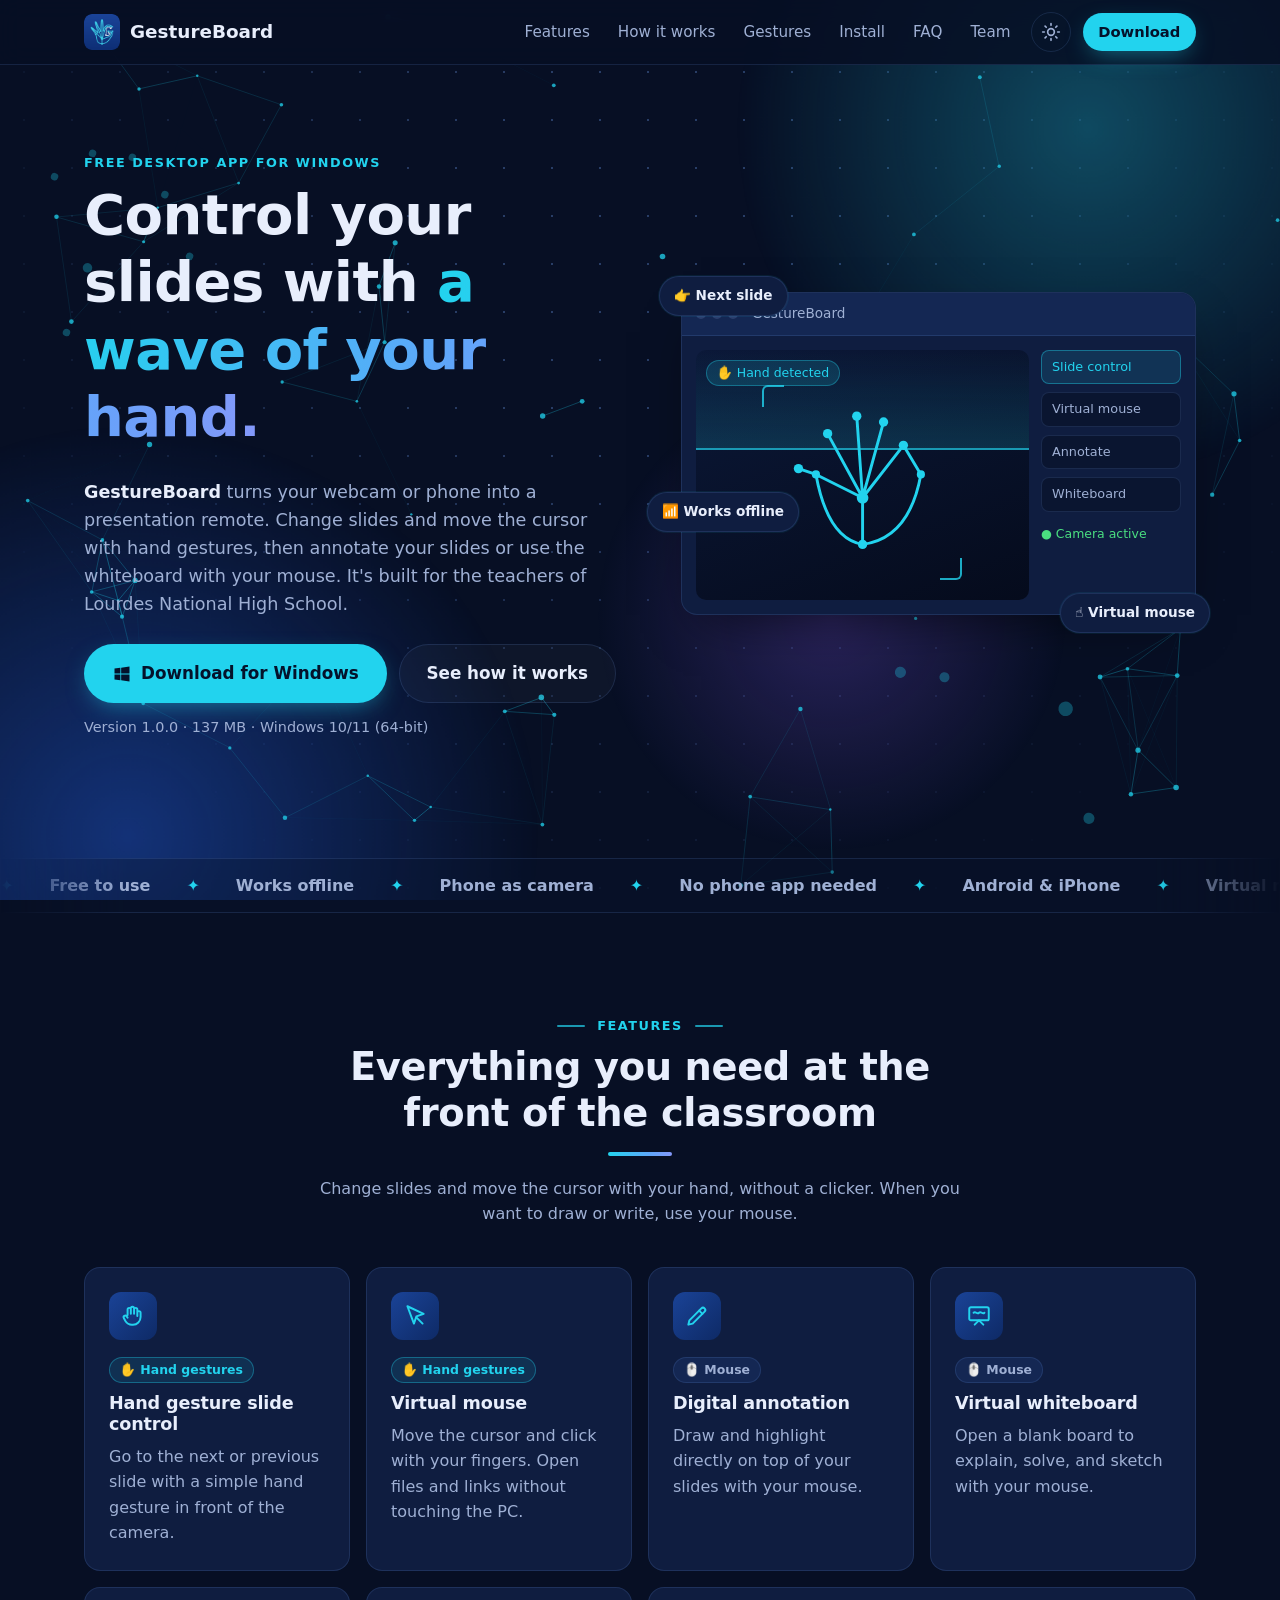
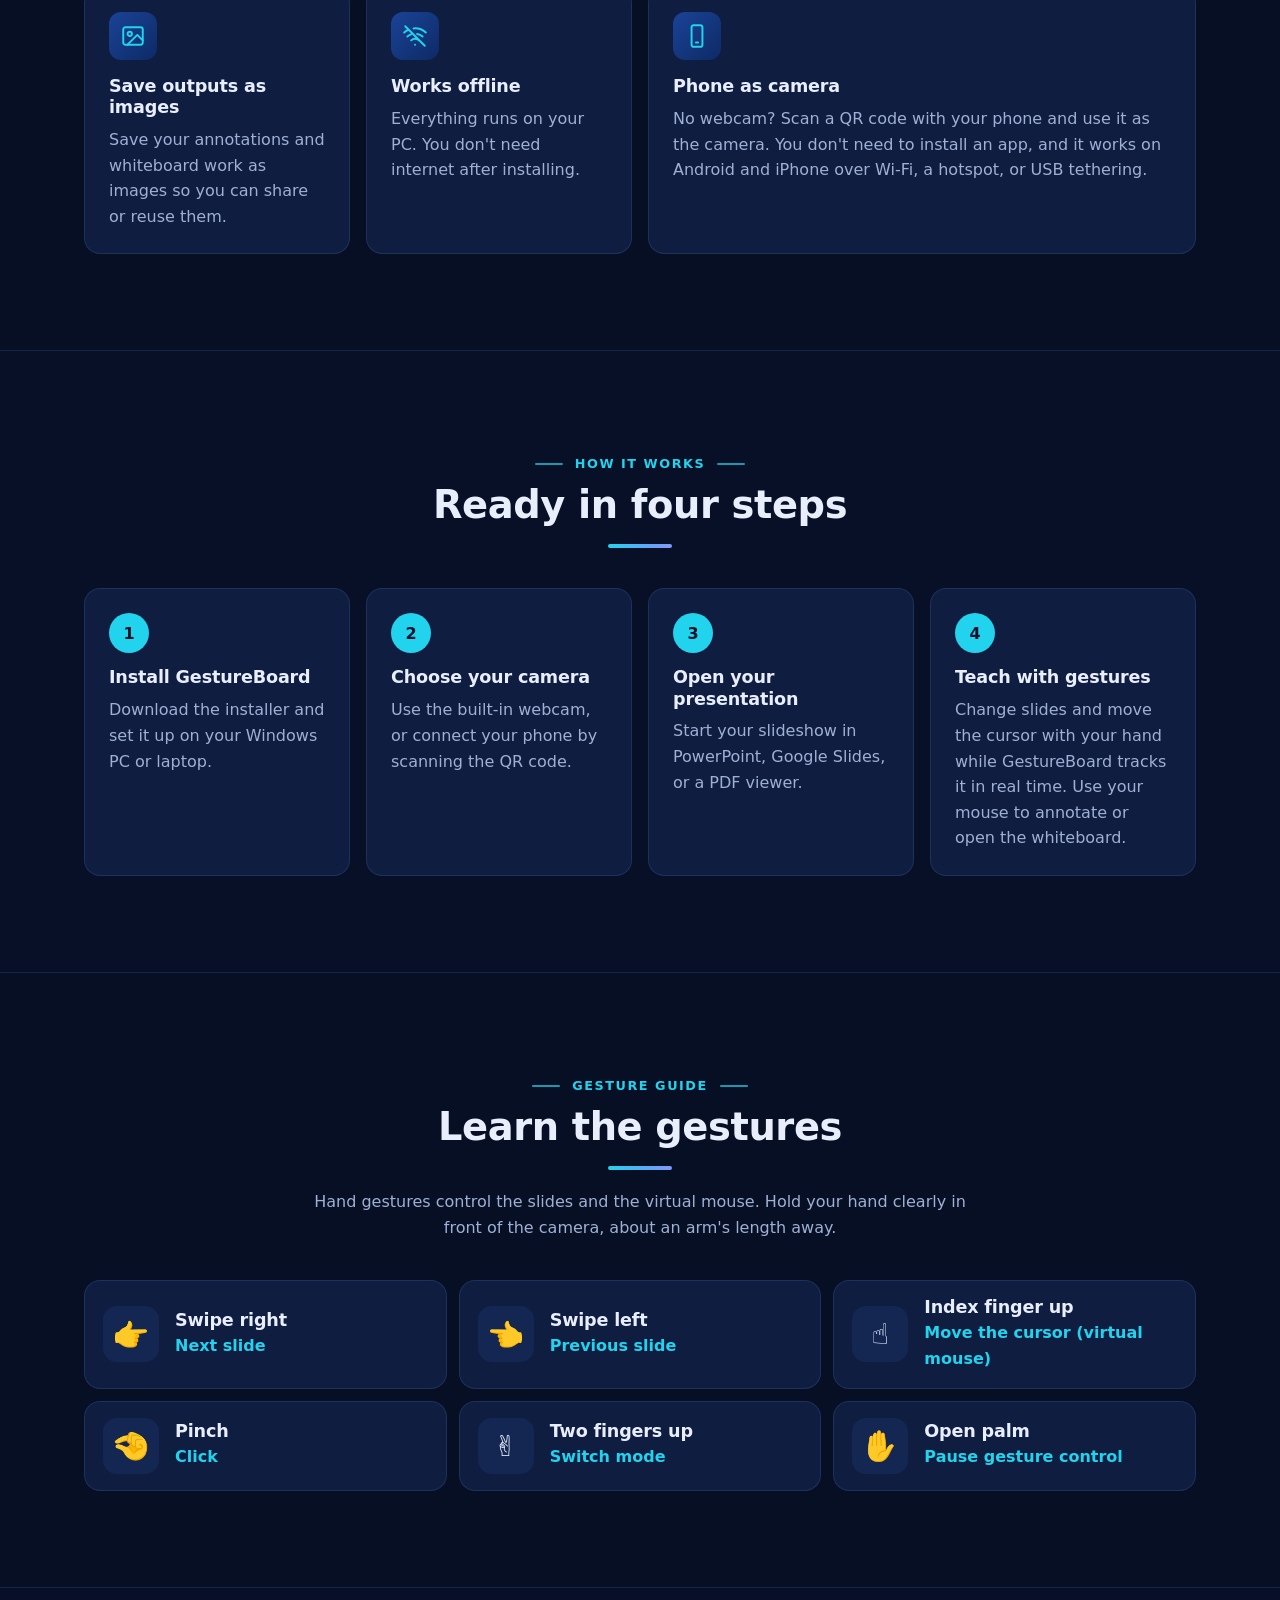
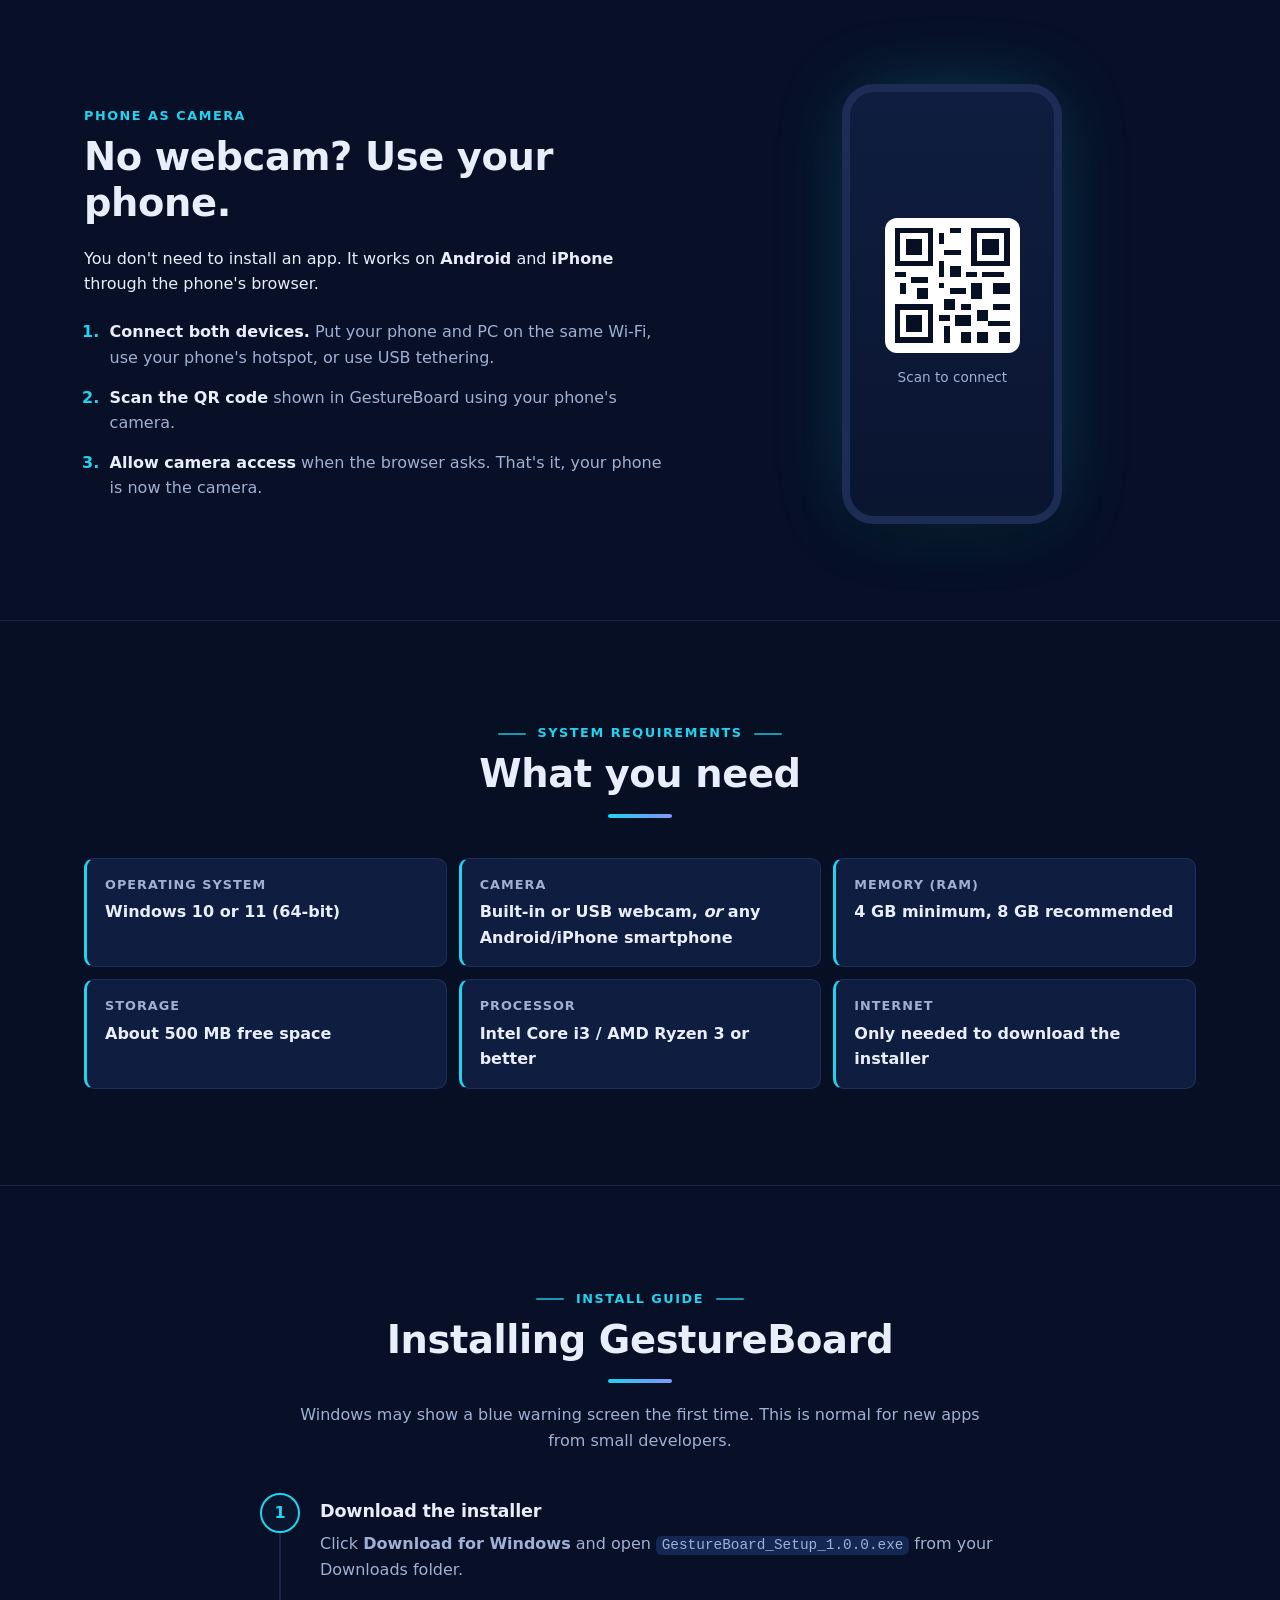
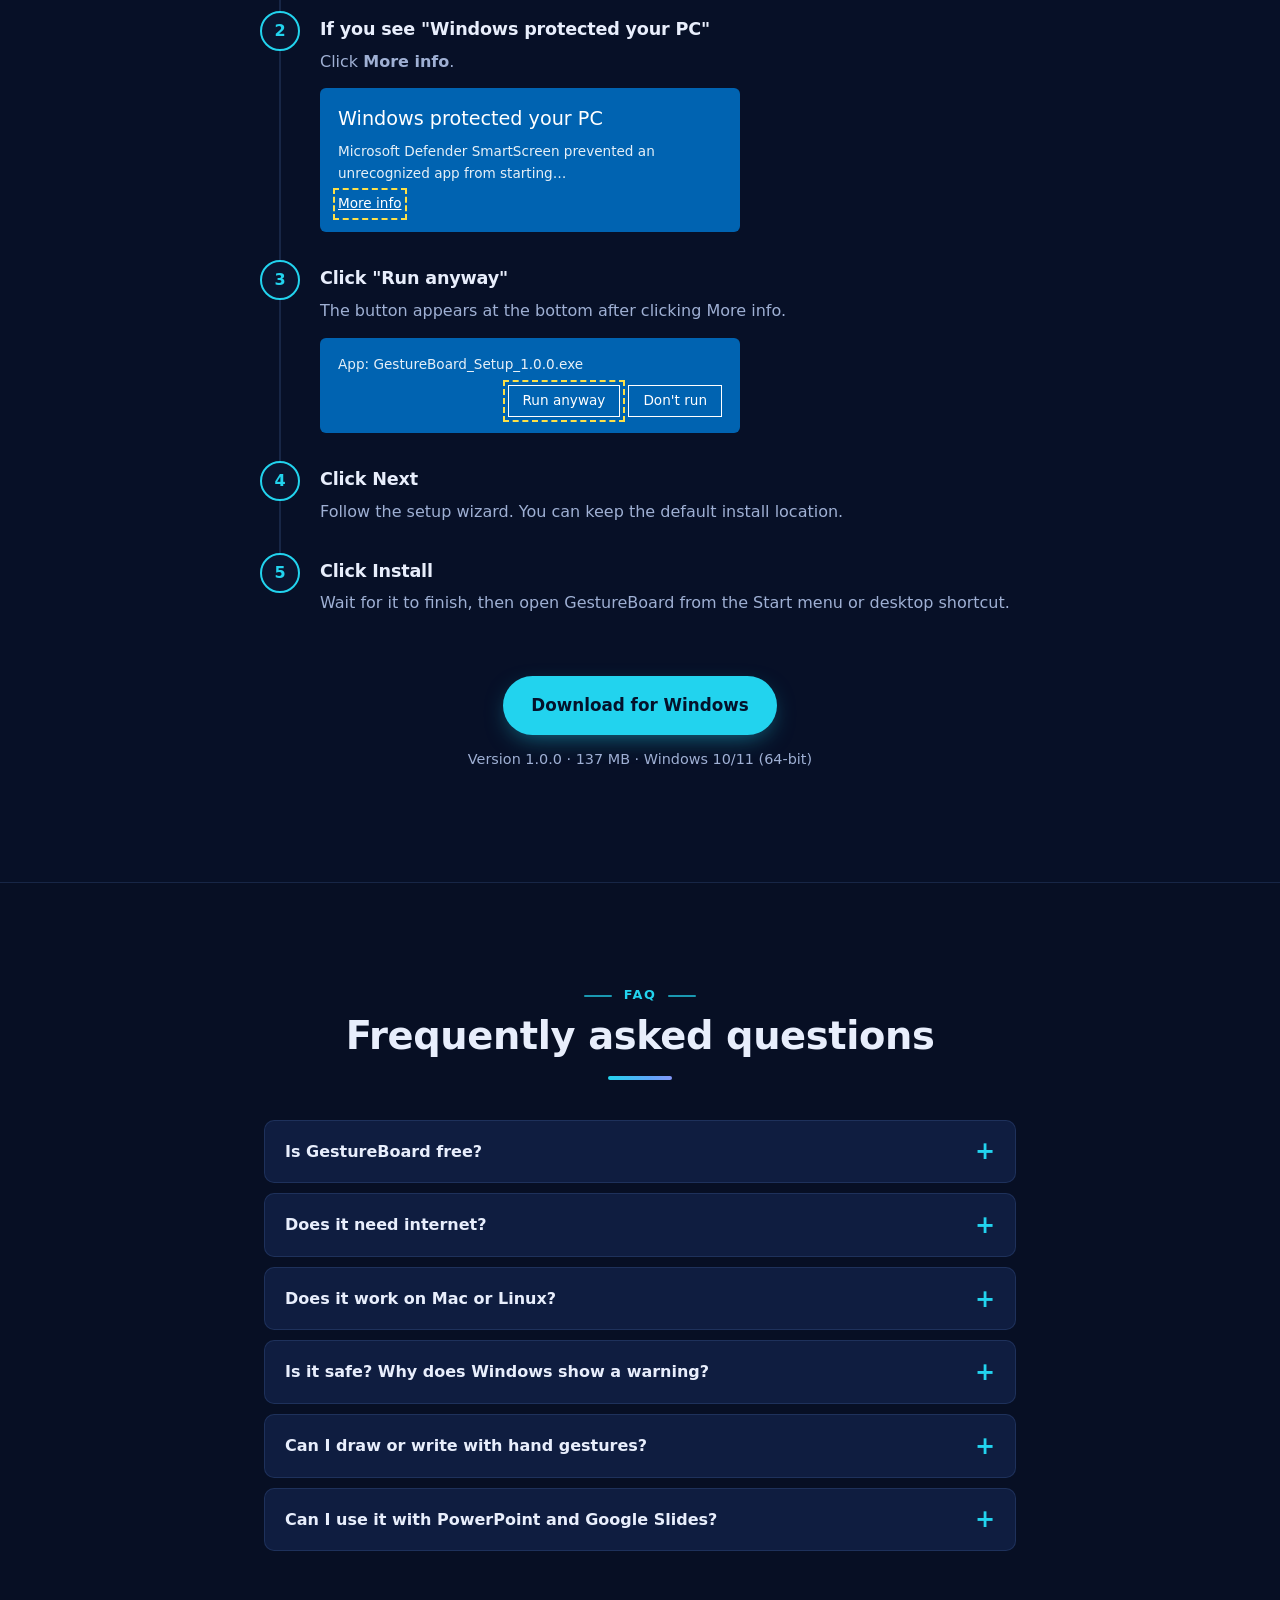
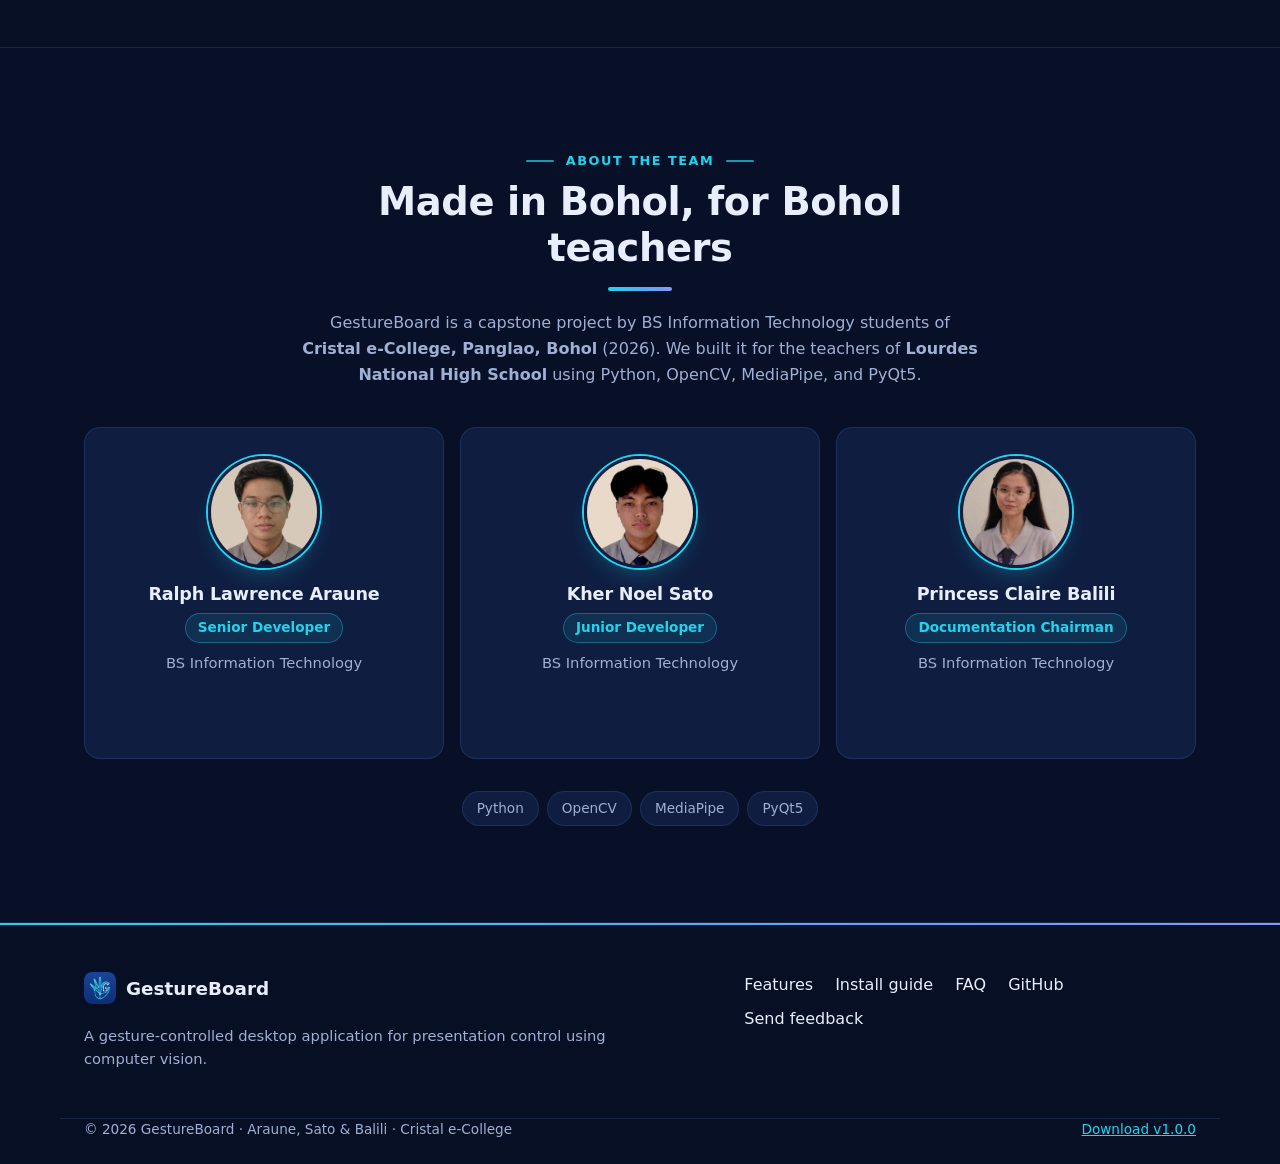
<file: index.html>
<!DOCTYPE html>
<html lang="en">
<head>
  <meta charset="UTF-8">
  <meta name="viewport" content="width=device-width, initial-scale=1">

  <!-- ===== SEO =====
       Site URL: https://gestureboard-app.vercel.app. If the domain changes, update it here
       (also in robots.txt and sitemap.xml). -->
  <title>GestureBoard – Gesture-Controlled Presentation App for Windows</title>
  <meta name="description" content="GestureBoard lets teachers control PowerPoint and other presentations with hand gestures using a webcam or phone camera. Free, works offline, for Windows 10/11.">
  <meta name="keywords" content="GestureBoard, gesture control, hand gesture presentation, slide control, virtual mouse, virtual whiteboard, computer vision, MediaPipe, OpenCV, teachers, Lourdes National High School, Cristal e-College, Bohol">
  <meta name="author" content="Ralph Lawrence Araune, Kher Noel Sato, Princess Claire Balili">
  <meta name="robots" content="index, follow">
  <meta name="theme-color" content="#070f24">
  <link rel="canonical" href="https://gestureboard-app.vercel.app/">

  <!-- Open Graph (Facebook / Messenger previews) -->
  <meta property="og:type" content="website">
  <meta property="og:site_name" content="GestureBoard">
  <meta property="og:title" content="GestureBoard – Control your slides with a wave of your hand">
  <meta property="og:description" content="A free Windows app that lets teachers control presentations with hand gestures. Works offline, and your phone can be the camera.">
  <meta property="og:url" content="https://gestureboard-app.vercel.app/">
  <meta property="og:image" content="https://gestureboard-app.vercel.app/assets/og-image.png">
  <meta property="og:image:width" content="1200">
  <meta property="og:image:height" content="630">
  <meta property="og:image:alt" content="GestureBoard logo with the tagline: Control your slides with a wave of your hand.">
  <meta property="og:locale" content="en_PH">

  <!-- Twitter / X -->
  <meta name="twitter:card" content="summary_large_image">
  <meta name="twitter:title" content="GestureBoard – Gesture-Controlled Presentation App">
  <meta name="twitter:description" content="Control your slides with a wave of your hand. Free for Windows.">
  <meta name="twitter:image" content="https://gestureboard-app.vercel.app/assets/og-image.png">

  <!-- Favicon -->
  <link rel="icon" href="assets/logo/app_icon.ico" sizes="any">
  <link rel="icon" type="image/png" sizes="32x32" href="assets/favicon-32.png">
  <link rel="apple-touch-icon" href="assets/apple-touch-icon.png">

  <!-- Apply saved light/dark choice before the page paints (prevents a flash) -->
  <script>
    try {
      var t = localStorage.getItem("gb-theme");
      if (t === "light" || t === "dark") document.documentElement.setAttribute("data-theme", t);
    } catch (e) {}
  </script>
  <link rel="stylesheet" href="css/style.css">

  <script type="application/ld+json">
  {
    "@context": "https://schema.org",
    "@type": "SoftwareApplication",
    "name": "GestureBoard",
    "operatingSystem": "Windows 10, Windows 11",
    "applicationCategory": "EducationalApplication",
    "description": "A gesture-controlled desktop application for presentation control using computer vision.",
    "softwareVersion": "1.0.0",
    "offers": { "@type": "Offer", "price": "0", "priceCurrency": "PHP" },
    "author": [
      { "@type": "Person", "name": "Ralph Lawrence Araune" },
      { "@type": "Person", "name": "Kher Noel Sato" },
      { "@type": "Person", "name": "Princess Claire Balili" }
    ]
  }
  </script>
</head>
<body>
  <a class="skip-link" href="#main">Skip to content</a>

  <!-- Animated background (pure CSS, turned off for "reduce motion" users) -->
  <div class="bg" aria-hidden="true">
    <div class="bg__grid"></div>
    <span class="bg__orb bg__orb--1"></span>
    <span class="bg__orb bg__orb--2"></span>
    <span class="bg__orb bg__orb--3"></span>
    <canvas class="bg__net"></canvas>
    <svg class="bg__hand bg__hand--2" viewBox="0 0 200 150">
      <g fill="none" stroke="currentColor" stroke-width="1.4" stroke-linecap="round">
        <path class="bg__line" d="M100 135 V95 M100 95 L70 40 M100 95 L95 25 M100 95 L118 30 M100 95 L135 50 M100 95 L60 75 L45 70 M60 75 Q70 130 100 135 Q140 130 150 75 L135 50"/>
      </g>
      <g fill="currentColor">
        <circle class="bg__dot" cx="100" cy="95" r="2.8"/><circle class="bg__dot" cx="70" cy="40" r="2.2"/>
        <circle class="bg__dot" cx="95" cy="25" r="2.2"/><circle class="bg__dot" cx="118" cy="30" r="2.2"/>
        <circle class="bg__dot" cx="135" cy="50" r="2.2"/><circle class="bg__dot" cx="45" cy="70" r="2.2"/>
        <circle class="bg__dot" cx="100" cy="135" r="2.2"/>
      </g>
    </svg>
    <svg class="bg__hand" viewBox="0 0 200 150">
      <g fill="none" stroke="currentColor" stroke-width="1.2" stroke-linecap="round">
        <path class="bg__line" d="M100 135 V95 M100 95 L70 40 M100 95 L95 25 M100 95 L118 30 M100 95 L135 50 M100 95 L60 75 L45 70 M60 75 Q70 130 100 135 Q140 130 150 75 L135 50"/>
      </g>
      <g fill="currentColor">
        <circle class="bg__dot" cx="100" cy="95" r="2.6"/><circle class="bg__dot" cx="70" cy="40" r="2"/>
        <circle class="bg__dot" cx="95" cy="25" r="2"/><circle class="bg__dot" cx="118" cy="30" r="2"/>
        <circle class="bg__dot" cx="135" cy="50" r="2"/><circle class="bg__dot" cx="45" cy="70" r="2"/>
        <circle class="bg__dot" cx="100" cy="135" r="2"/><circle class="bg__dot" cx="60" cy="75" r="1.8"/>
        <circle class="bg__dot" cx="150" cy="75" r="1.8"/>
      </g>
    </svg>
  </div>

  <!-- ===== 1. NAVBAR ===== -->
  <header class="nav" id="top">
    <div class="container nav__inner">
      <a class="brand" href="#top" aria-label="GestureBoard home">
        <img src="assets/logo-96.png" alt="" width="36" height="36">
        <span>GestureBoard</span>
      </a>
      <button class="nav__toggle" type="button" aria-expanded="false" aria-controls="nav-menu" aria-label="Open menu">
        <span></span><span></span><span></span>
      </button>
      <nav class="nav__menu" id="nav-menu" aria-label="Main">
        <a href="#features">Features</a>
        <a href="#how">How it works</a>
        <a href="#gestures">Gestures</a>
        <a href="#install">Install</a>
        <a href="#faq">FAQ</a>
        <a href="#team">Team</a>
        <button class="theme-toggle" type="button" aria-label="Switch to light mode">
          <svg class="theme-toggle__sun" viewBox="0 0 24 24" aria-hidden="true"><circle cx="12" cy="12" r="4"/><path d="M12 2v2M12 20v2M4.9 4.9l1.4 1.4M17.7 17.7l1.4 1.4M2 12h2M20 12h2M4.9 19.1l1.4-1.4M17.7 6.3l1.4-1.4"/></svg>
          <svg class="theme-toggle__moon" viewBox="0 0 24 24" aria-hidden="true"><path d="M21 12.8A9 9 0 1 1 11.2 3a7 7 0 0 0 9.8 9.8z"/></svg>
          <span class="theme-toggle__text">Light mode</span>
        </button>
        <a class="btn btn--sm btn--primary js-download" href="https://github.com/RalphAraune/Gestureboard/releases/latest/download/GestureBoard_Setup_1.0.0.exe">Download</a>
      </nav>
    </div>
  </header>

  <main id="main">
    <!-- ===== 2. HERO ===== -->
    <section class="hero">
      <div class="container hero__grid">
        <div class="hero__copy">
          <p class="eyebrow">Free desktop app for Windows</p>
          <h1>Control your slides with <span class="grad-text">a wave of your hand.</span></h1>
          <p class="lead">
            <strong>GestureBoard</strong> turns your webcam or phone into a presentation remote.
            Change slides and move the cursor with hand gestures, then annotate your slides or use the
            whiteboard with your mouse. It's built for the teachers of Lourdes National High School.
          </p>
          <div class="cta">
            <a class="btn btn--primary btn--lg js-download" href="https://github.com/RalphAraune/Gestureboard/releases/latest/download/GestureBoard_Setup_1.0.0.exe">
              <svg aria-hidden="true" viewBox="0 0 24 24" width="20" height="20"><path fill="currentColor" d="M3 5.5 10 4.5v7H3zM11 4.4 21 3v8.5H11zM3 12.5h7v7L3 18.5zM11 12.5h10V21l-10-1.4z"/></svg>
              Download for Windows
            </a>
            <a class="btn btn--ghost btn--lg" href="#how">See how it works</a>
          </div>
          <p class="dl-meta js-download-meta">Version 1.0.0 · 137 MB · Windows 10/11 (64-bit)</p>
        </div>

        <div class="hero__shot">
          <!-- APP SCREENSHOT
               When you have a screenshot, save it as assets/screenshots/main.png and replace
               the whole <div class="mock"> ... </div> below with:
               <img class="shot" src="assets/screenshots/main.png" alt="GestureBoard main window" width="1280" height="800">
          -->
          <div class="mock" role="img" aria-label="Preview of the GestureBoard app window (placeholder)">
            <div class="mock__bar">
              <i></i><i></i><i></i>
              <span>GestureBoard</span>
            </div>
            <div class="mock__body">
              <div class="mock__cam">
                <span class="mock__scan" aria-hidden="true"></span>
                <span class="mock__corner mock__corner--tl"></span><span class="mock__corner mock__corner--br"></span>
                <svg class="mock__hand" viewBox="0 0 200 150" aria-hidden="true">
                  <g fill="none" stroke="#22d3ee" stroke-width="2.5" stroke-linecap="round" stroke-linejoin="round">
                    <path d="M100 135 V95 M100 95 L70 40 M100 95 L95 25 M100 95 L118 30 M100 95 L135 50 M100 95 L60 75 L45 70"/>
                    <path d="M60 75 Q70 130 100 135 Q140 130 150 75 L135 50"/>
                  </g>
                  <g fill="#22d3ee">
                    <circle cx="100" cy="95" r="5"/><circle cx="70" cy="40" r="4"/><circle cx="95" cy="25" r="4"/>
                    <circle cx="118" cy="30" r="4"/><circle cx="135" cy="50" r="4"/><circle cx="45" cy="70" r="4"/>
                    <circle cx="100" cy="135" r="4"/><circle cx="60" cy="75" r="3.5"/><circle cx="150" cy="75" r="3.5"/>
                  </g>
                </svg>
                <span class="mock__tag">✋ Hand detected</span>
              </div>
              <div class="mock__side">
                <span class="mock__pill mock__pill--on">Slide control</span>
                <span class="mock__pill">Virtual mouse</span>
                <span class="mock__pill">Annotate</span>
                <span class="mock__pill">Whiteboard</span>
                <span class="mock__status">● Camera active</span>
              </div>
            </div>
          </div>
          <!-- Floating chips around the screenshot (decoration) -->
          <span class="chip chip--1" aria-hidden="true">👉 Next slide</span>
          <span class="chip chip--2" aria-hidden="true">☝️ Virtual mouse</span>
          <span class="chip chip--3" aria-hidden="true">📶 Works offline</span>
        </div>
      </div>
    </section>

    <!-- Scrolling highlights strip -->
    <div class="marquee" aria-label="Highlights">
      <ul class="marquee__track">
        <li>Free to use</li><li>Works offline</li><li>Phone as camera</li><li>No phone app needed</li>
        <li>Android &amp; iPhone</li><li>Virtual mouse</li><li>Virtual whiteboard</li><li>Save as images</li><li>Windows 10/11</li>
      </ul>
      <ul class="marquee__track" aria-hidden="true">
        <li>Free to use</li><li>Works offline</li><li>Phone as camera</li><li>No phone app needed</li>
        <li>Android &amp; iPhone</li><li>Virtual mouse</li><li>Virtual whiteboard</li><li>Save as images</li><li>Windows 10/11</li>
      </ul>
    </div>

    <!-- ===== 3. FEATURES ===== -->
    <section class="section" id="features">
      <div class="container">
        <header class="section__head">
          <p class="eyebrow">Features</p>
          <h2>Everything you need at the front of the classroom</h2>
          <p>Change slides and move the cursor with your hand, without a clicker. When you want to draw or write, use your mouse.</p>
        </header>
        <div class="cards">
          <article class="card">
            <div class="card__icon"><svg viewBox="0 0 24 24" aria-hidden="true"><path d="M7 11V6a1.5 1.5 0 0 1 3 0v4m0-5a1.5 1.5 0 0 1 3 0v5m0-4a1.5 1.5 0 0 1 3 0v6m0-3a1.5 1.5 0 0 1 3 0v4a7 7 0 0 1-7 7h-1a7 7 0 0 1-6-3.4L3.6 14a1.5 1.5 0 0 1 2.5-1.7L7 13.5"/></svg></div>
            <span class="card__tag card__tag--hand">✋ Hand gestures</span>
            <h3>Hand gesture slide control</h3>
            <p>Go to the next or previous slide with a simple hand gesture in front of the camera.</p>
          </article>
          <article class="card">
            <div class="card__icon"><svg viewBox="0 0 24 24" aria-hidden="true"><path d="M5 3l6 16 2.3-6.7L20 10z"/><path d="M13.5 13.5 19 19"/></svg></div>
            <span class="card__tag card__tag--hand">✋ Hand gestures</span>
            <h3>Virtual mouse</h3>
            <p>Move the cursor and click with your fingers. Open files and links without touching the PC.</p>
          </article>
          <article class="card">
            <div class="card__icon"><svg viewBox="0 0 24 24" aria-hidden="true"><path d="M4 20l4-1 11-11a2.1 2.1 0 0 0-3-3L5 16z"/><path d="M14 7l3 3"/></svg></div>
            <span class="card__tag card__tag--mouse">🖱️ Mouse</span>
            <h3>Digital annotation</h3>
            <p>Draw and highlight directly on top of your slides with your mouse.</p>
          </article>
          <article class="card">
            <div class="card__icon"><svg viewBox="0 0 24 24" aria-hidden="true"><rect x="3" y="4" width="18" height="12" rx="1.5"/><path d="M8 20l4-4 4 4M7 9c2-2 3 2 5 0s3 2 5 0"/></svg></div>
            <span class="card__tag card__tag--mouse">🖱️ Mouse</span>
            <h3>Virtual whiteboard</h3>
            <p>Open a blank board to explain, solve, and sketch with your mouse.</p>
          </article>
          <article class="card">
            <div class="card__icon"><svg viewBox="0 0 24 24" aria-hidden="true"><rect x="3" y="4" width="18" height="16" rx="2"/><circle cx="9" cy="10" r="2"/><path d="M21 16l-5-5-9 9"/></svg></div>
            <h3>Save outputs as images</h3>
            <p>Save your annotations and whiteboard work as images so you can share or reuse them.</p>
          </article>
          <article class="card">
            <div class="card__icon"><svg viewBox="0 0 24 24" aria-hidden="true"><path d="M2 8.8a15 15 0 0 1 4.2-2.6M10.7 5a15 15 0 0 1 11.3 3.8M5 12.5a10 10 0 0 1 3.4-2M14 10.2a10 10 0 0 1 5 2.3M8.5 16a5 5 0 0 1 7 0M12 20h.01M3 3l18 18"/></svg></div>
            <h3>Works offline</h3>
            <p>Everything runs on your PC. You don't need internet after installing.</p>
          </article>
          <article class="card card--wide">
            <div class="card__icon"><svg viewBox="0 0 24 24" aria-hidden="true"><rect x="7" y="2" width="10" height="20" rx="2"/><path d="M11 18h2"/></svg></div>
            <h3>Phone as camera</h3>
            <p>No webcam? Scan a QR code with your phone and use it as the camera. You don't need to install an app, and it works on Android and iPhone over Wi-Fi, a hotspot, or USB tethering.</p>
          </article>
        </div>
      </div>
    </section>

    <!-- ===== 4. HOW IT WORKS ===== -->
    <section class="section section--alt" id="how">
      <div class="container">
        <header class="section__head">
          <p class="eyebrow">How it works</p>
          <h2>Ready in four steps</h2>
        </header>
        <ol class="steps">
          <li>
            <h3>Install GestureBoard</h3>
            <p>Download the installer and set it up on your Windows PC or laptop.</p>
          </li>
          <li>
            <h3>Choose your camera</h3>
            <p>Use the built-in webcam, or connect your phone by scanning the QR code.</p>
          </li>
          <li>
            <h3>Open your presentation</h3>
            <p>Start your slideshow in PowerPoint, Google Slides, or a PDF viewer.</p>
          </li>
          <li>
            <h3>Teach with gestures</h3>
            <p>Change slides and move the cursor with your hand while GestureBoard tracks it in real time. Use your mouse to annotate or open the whiteboard.</p>
          </li>
        </ol>
      </div>
    </section>

    <!-- ===== 5. GESTURE GUIDE ===== -->
    <section class="section" id="gestures">
      <div class="container">
        <header class="section__head">
          <p class="eyebrow">Gesture guide</p>
          <h2>Learn the gestures</h2>
          <p>Hand gestures control the slides and the virtual mouse. Hold your hand clearly in front of the camera, about an arm's length away.</p>
        </header>

        <!-- ========== EDIT GESTURES HERE ==========
             Each gesture is one <li class="gesture">. Copy a block to add one, delete it to remove.
             - .gesture__icon : an emoji (or replace with <img src="assets/gestures/name.png" alt="">)
             - <h3>           : the gesture name
             - <p>            : what it does
             The entries below are PLACEHOLDERS. Update them to match the app.
        -->
        <ul class="gestures">
          <li class="gesture">
            <span class="gesture__icon" aria-hidden="true">👉</span>
            <div><h3>Swipe right</h3><p>Next slide</p></div>
          </li>
          <li class="gesture">
            <span class="gesture__icon" aria-hidden="true">👈</span>
            <div><h3>Swipe left</h3><p>Previous slide</p></div>
          </li>
          <li class="gesture">
            <span class="gesture__icon" aria-hidden="true">☝️</span>
            <div><h3>Index finger up</h3><p>Move the cursor (virtual mouse)</p></div>
          </li>
          <li class="gesture">
            <span class="gesture__icon" aria-hidden="true">🤏</span>
            <div><h3>Pinch</h3><p>Click</p></div>
          </li>
          <li class="gesture">
            <span class="gesture__icon" aria-hidden="true">✌️</span>
            <div><h3>Two fingers up</h3><p>Switch mode</p></div>
          </li>
          <li class="gesture">
            <span class="gesture__icon" aria-hidden="true">✋</span>
            <div><h3>Open palm</h3><p>Pause gesture control</p></div>
          </li>
        </ul>
        <!-- ========== END GESTURES ========== -->
      </div>
    </section>

    <!-- ===== 6. PHONE AS CAMERA ===== -->
    <section class="section section--alt" id="phone">
      <div class="container phone">
        <div class="phone__copy">
          <p class="eyebrow">Phone as camera</p>
          <h2>No webcam? Use your phone.</h2>
          <p>You don't need to install an app. It works on <strong>Android</strong> and <strong>iPhone</strong> through the phone's browser.</p>
          <ol class="mini-steps">
            <li><strong>Connect both devices.</strong> Put your phone and PC on the same Wi-Fi, use your phone's hotspot, or use USB tethering.</li>
            <li><strong>Scan the QR code</strong> shown in GestureBoard using your phone's camera.</li>
            <li><strong>Allow camera access</strong> when the browser asks. That's it, your phone is now the camera.</li>
          </ol>
        </div>
        <div class="phone__art" aria-hidden="true">
          <div class="phone__device">
            <div class="phone__qr">
              <svg viewBox="0 0 21 21" shape-rendering="crispEdges"><path fill="#070f24" d="M0 0h7v7H0zM14 0h7v7h-7zM0 14h7v7H0z"/><path fill="#fff" d="M1 1h5v5H1zM15 1h5v5h-5zM1 15h5v5H1z"/><path fill="#070f24" d="M2 2h3v3H2zM16 2h3v3h-3zM2 16h3v3H2zM8 1h1v2H8zM10 0h2v1h-2zM9 4h3v1H9zM8 6h1v3H8zM10 7h2v2h-2zM13 8h2v1h-2zM0 8h2v1H0zM3 9h3v1H3zM16 8h4v1h-4zM18 10h3v2h-3zM14 10h2v3h-2zM8 10h1v1H8zM10 11h3v1h-3zM9 13h2v2H9zM12 14h2v1h-2zM8 16h2v1H8zM11 16h3v2h-3zM15 15h2v2h-2zM18 14h3v1h-3zM17 17h4v1h-4zM15 19h2v2h-2zM9 18h1v3H9zM12 19h2v2h-2zM19 19h2v2h-2zM1 10h1v2H1zM4 11h2v2H4z"/></svg>
            </div>
            <span>Scan to connect</span>
          </div>
        </div>
      </div>
    </section>

    <!-- ===== 7. SYSTEM REQUIREMENTS ===== -->
    <section class="section" id="requirements">
      <div class="container">
        <header class="section__head">
          <p class="eyebrow">System requirements</p>
          <h2>What you need</h2>
        </header>
        <!-- Edit values here if needed. "Storage" is an estimate; confirm it after installing. -->
        <dl class="reqs">
          <div><dt>Operating system</dt><dd>Windows 10 or 11 (64-bit)</dd></div>
          <div><dt>Camera</dt><dd>Built-in or USB webcam, <em>or</em> any Android/iPhone smartphone</dd></div>
          <div><dt>Memory (RAM)</dt><dd>4 GB minimum, 8 GB recommended</dd></div>
          <div><dt>Storage</dt><dd>About 500 MB free space</dd></div>
          <div><dt>Processor</dt><dd>Intel Core i3 / AMD Ryzen 3 or better</dd></div>
          <div><dt>Internet</dt><dd>Only needed to download the installer</dd></div>
        </dl>
      </div>
    </section>

    <!-- ===== 8. INSTALL GUIDE ===== -->
    <section class="section section--alt" id="install">
      <div class="container">
        <header class="section__head">
          <p class="eyebrow">Install guide</p>
          <h2>Installing GestureBoard</h2>
          <p>Windows may show a blue warning screen the first time. This is normal for new apps from small developers.</p>
        </header>

        <ol class="install">
          <li>
            <h3>Download the installer</h3>
            <p>Click <strong>Download for Windows</strong> and open <code>GestureBoard_Setup_1.0.0.exe</code> from your Downloads folder.</p>
          </li>
          <li>
            <h3>If you see "Windows protected your PC"</h3>
            <p>Click <strong>More info</strong>.</p>
            <div class="smartscreen" aria-hidden="true">
              <p class="smartscreen__title">Windows protected your PC</p>
              <p class="smartscreen__text">Microsoft Defender SmartScreen prevented an unrecognized app from starting…</p>
              <span class="smartscreen__link">More info</span>
            </div>
          </li>
          <li>
            <h3>Click "Run anyway"</h3>
            <p>The button appears at the bottom after clicking More info.</p>
            <div class="smartscreen" aria-hidden="true">
              <p class="smartscreen__text">App: GestureBoard_Setup_1.0.0.exe</p>
              <div class="smartscreen__btns"><span class="hl">Run anyway</span><span>Don't run</span></div>
            </div>
          </li>
          <li>
            <h3>Click Next</h3>
            <p>Follow the setup wizard. You can keep the default install location.</p>
          </li>
          <li>
            <h3>Click Install</h3>
            <p>Wait for it to finish, then open GestureBoard from the Start menu or desktop shortcut.</p>
          </li>
        </ol>

        <div class="cta cta--center">
          <a class="btn btn--primary btn--lg js-download" href="https://github.com/RalphAraune/Gestureboard/releases/latest/download/GestureBoard_Setup_1.0.0.exe">Download for Windows</a>
        </div>
        <p class="dl-meta dl-meta--center js-download-meta">Version 1.0.0 · 137 MB · Windows 10/11 (64-bit)</p>
      </div>
    </section>

    <!-- ===== 9. FAQ ===== -->
    <section class="section" id="faq">
      <div class="container container--narrow">
        <header class="section__head">
          <p class="eyebrow">FAQ</p>
          <h2>Frequently asked questions</h2>
        </header>
        <div class="faq">
          <details>
            <summary>Is GestureBoard free?</summary>
            <p>Yes. GestureBoard is completely free to download and use.</p>
          </details>
          <details>
            <summary>Does it need internet?</summary>
            <p>No. You only need internet to download the installer. After that, GestureBoard runs fully offline. If you use your phone as the camera, the phone and PC only need to be on the same local network (Wi-Fi, hotspot, or USB tethering). That network doesn't need internet access.</p>
          </details>
          <details>
            <summary>Does it work on Mac or Linux?</summary>
            <p>Not at the moment. GestureBoard is made for Windows 10 and 11 (64-bit) only.</p>
          </details>
          <details>
            <summary>Is it safe? Why does Windows show a warning?</summary>
            <p>Yes. The "Windows protected your PC" message appears because the app is new and isn't signed with a paid code-signing certificate. It doesn't mean the app is harmful. GestureBoard doesn't collect or upload your camera feed, because all processing happens on your computer. The source code is public on <a href="https://github.com/RalphAraune/Gestureboard" target="_blank" rel="noopener">GitHub</a>.</p>
          </details>
          <details>
            <summary>Can I draw or write with hand gestures?</summary>
            <p>No. Hand gestures are for changing slides and controlling the virtual mouse. Digital annotation and the virtual whiteboard are used with your regular mouse.</p>
          </details>
          <details>
            <summary>Can I use it with PowerPoint and Google Slides?</summary>
            <p>Yes. Gesture slide control sends standard next/previous keystrokes, so it works with most slideshow apps, including PowerPoint, Google Slides in a browser, and PDF viewers.</p>
          </details>
        </div>
      </div>
    </section>

    <!-- ===== 10. ABOUT THE TEAM ===== -->
    <section class="section section--alt" id="team">
      <div class="container">
        <header class="section__head">
          <p class="eyebrow">About the team</p>
          <h2>Made in Bohol, for Bohol teachers</h2>
          <p>
            GestureBoard is a capstone project by BS Information Technology students of
            <strong>Cristal e-College, Panglao, Bohol</strong> (2026). We built it for the teachers of
            <strong>Lourdes National High School</strong> using Python, OpenCV, MediaPipe, and PyQt5.
          </p>
        </header>
        <!-- Team photos: 256×256 JPGs in assets/team/.
             Facebook links: change the href of each <a class="member__fb">. -->
        <ul class="team">
          <li class="member">
            <img class="avatar" src="assets/team/ralph.jpg" alt="Photo of Ralph Lawrence Araune" width="112" height="112" loading="lazy" decoding="async">
            <h3>Ralph Lawrence Araune</h3>
            <p class="member__role">Senior Developer</p>
            <p>BS Information Technology</p>
            <a class="member__fb" href="https://www.facebook.com/share/1A16n8K2k7/" target="_blank" rel="noopener noreferrer" aria-label="Ralph Lawrence Araune on Facebook (opens in a new tab)">
              <svg viewBox="0 0 24 24" aria-hidden="true"><path fill="currentColor" d="M24 12a12 12 0 1 0-13.9 11.9v-8.4H7.1V12h3V9.4c0-3 1.8-4.7 4.5-4.7 1.3 0 2.7.2 2.7.2v2.9h-1.5c-1.5 0-2 .9-2 1.9V12h3.4l-.5 3.5h-2.9v8.4A12 12 0 0 0 24 12z"/></svg>
              <span>Facebook</span>
            </a>
          </li>
          <li class="member">
            <img class="avatar" src="assets/team/kher.jpg" alt="Photo of Kher Noel Sato" width="112" height="112" loading="lazy" decoding="async">
            <h3>Kher Noel Sato</h3>
            <p class="member__role">Junior Developer</p>
            <p>BS Information Technology</p>
            <a class="member__fb" href="https://www.facebook.com/share/1A3S5XN1Zt/" target="_blank" rel="noopener noreferrer" aria-label="Kher Noel Sato on Facebook (opens in a new tab)">
              <svg viewBox="0 0 24 24" aria-hidden="true"><path fill="currentColor" d="M24 12a12 12 0 1 0-13.9 11.9v-8.4H7.1V12h3V9.4c0-3 1.8-4.7 4.5-4.7 1.3 0 2.7.2 2.7.2v2.9h-1.5c-1.5 0-2 .9-2 1.9V12h3.4l-.5 3.5h-2.9v8.4A12 12 0 0 0 24 12z"/></svg>
              <span>Facebook</span>
            </a>
          </li>
          <li class="member">
            <img class="avatar" src="assets/team/princess.jpg" alt="Photo of Princess Claire Balili" width="112" height="112" loading="lazy" decoding="async">
            <h3>Princess Claire Balili</h3>
            <p class="member__role">Documentation Chairman</p>
            <p>BS Information Technology</p>
            <a class="member__fb" href="https://www.facebook.com/share/1FrVLvBV2e/" target="_blank" rel="noopener noreferrer" aria-label="Princess Claire Balili on Facebook (opens in a new tab)">
              <svg viewBox="0 0 24 24" aria-hidden="true"><path fill="currentColor" d="M24 12a12 12 0 1 0-13.9 11.9v-8.4H7.1V12h3V9.4c0-3 1.8-4.7 4.5-4.7 1.3 0 2.7.2 2.7.2v2.9h-1.5c-1.5 0-2 .9-2 1.9V12h3.4l-.5 3.5h-2.9v8.4A12 12 0 0 0 24 12z"/></svg>
              <span>Facebook</span>
            </a>
          </li>
        </ul>
        <ul class="stack" aria-label="Built with">
          <li>Python</li><li>OpenCV</li><li>MediaPipe</li><li>PyQt5</li>
        </ul>
      </div>
    </section>
  </main>

  <!-- ===== 11. FOOTER ===== -->
  <footer class="footer">
    <div class="container footer__grid">
      <div>
        <a class="brand" href="#top">
          <img src="assets/logo-96.png" alt="" width="32" height="32" loading="lazy">
          <span>GestureBoard</span>
        </a>
        <p class="footer__muted">A gesture-controlled desktop application for presentation control using computer vision.</p>
      </div>
      <nav aria-label="Footer">
        <a href="#features">Features</a>
        <a href="#install">Install guide</a>
        <a href="#faq">FAQ</a>
        <a href="https://github.com/RalphAraune/Gestureboard" target="_blank" rel="noopener">GitHub</a>
        <!-- FEEDBACK LINK: replace # with your Google Form (or other) URL -->
        <a href="#" target="_blank" rel="noopener">Send feedback</a>
      </nav>
    </div>
    <div class="container footer__bottom">
      <p>© 2026 GestureBoard · Araune, Sato &amp; Balili · Cristal e-College</p>
      <a class="js-download" href="https://github.com/RalphAraune/Gestureboard/releases/latest/download/GestureBoard_Setup_1.0.0.exe">Download v<span class="js-download-version">1.0.0</span></a>
    </div>
  </footer>

  <!-- Shown on phones/tablets instead of downloading -->
  <div class="modal" id="mobile-modal" hidden>
    <div class="modal__backdrop" data-close></div>
    <div class="modal__box" role="dialog" aria-modal="true" aria-labelledby="modal-title" aria-describedby="modal-text">
      <button class="modal__x" type="button" aria-label="Close" data-close>×</button>
      <div class="modal__icon" aria-hidden="true">💻</div>
      <h2 id="modal-title">Download on your PC</h2>
      <p id="modal-text">GestureBoard is a Windows desktop app. Open this page on your Windows PC to download.</p>
      <button class="btn btn--primary btn--block" type="button" id="copy-link">Copy link</button>
      <p class="modal__status" id="copy-status" role="status" aria-live="polite"></p>
    </div>
  </div>

  <script src="js/main.js" defer></script>
</body>
</html>
</file>
<file: css/style.css>
/* =========================================================
   GestureBoard landing page
   Theme colors are in :root, so change them here.
   ========================================================= */
:root {
  --bg: #070f24;
  --bg-alt: #0a1530;
  --surface: #0f1d40;
  --surface-2: #142753;
  --border: rgba(120, 170, 255, 0.14);
  --text: #e8eefc;
  --muted: #9fb0d4;
  --accent: #22d3ee;         /* logo cyan */
  --accent-strong: #06b6d4;
  --blue: #1a4397;           /* app icon blue */
  --on-accent: #04122b;
  --radius: 16px;
  --radius-sm: 10px;
  --shadow: 0 20px 50px -20px rgba(0, 0, 0, 0.6);
  --max: 1160px;
  --nav-h: 64px;
  --accent-hover: #67e8f9;
  --nav-bg: rgba(7, 15, 36, .85);
  --alt-bg: rgba(10, 21, 48, .35);
  --ghost-bg: rgba(255, 255, 255, .03);
  --ghost-hover: rgba(255, 255, 255, .07);
  /* Animated background strength (dark) */
  --grid-dot: rgba(120, 170, 255, .30);
  --orb-1: rgba(34, 211, 238, .30);
  --orb-2: rgba(37, 99, 235, .42);
  --orb-3: rgba(139, 92, 246, .26);
  --hand-opacity: .30;
  --net-rgb: 34, 211, 238;     /* color of the moving node network (canvas) */
  --net-alpha: .55;
  --grad-text: linear-gradient(90deg, #22d3ee, #60a5fa, #a78bfa, #22d3ee);
  color-scheme: dark;
}

/* ---------- Light theme (toggled by the sun/moon button) ---------- */
:root[data-theme="light"] {
  --bg: #f4f7fd;
  --bg-alt: #e9eff9;
  --surface: #ffffff;
  --surface-2: #e6edf9;
  --border: rgba(15, 40, 90, .13);
  --text: #0b1530;
  --muted: #4a5a7a;
  --accent: #0e7490;          /* darker cyan so text stays readable on white */
  --accent-hover: #155e75;
  --on-accent: #ffffff;
  --shadow: 0 20px 45px -22px rgba(15, 40, 90, .35);
  --nav-bg: rgba(244, 247, 253, .85);
  --alt-bg: rgba(233, 239, 249, .4);
  --ghost-bg: rgba(11, 21, 48, .03);
  --ghost-hover: rgba(11, 21, 48, .07);
  /* Animated background strength (light) */
  --grid-dot: rgba(30, 70, 150, .26);
  --orb-1: rgba(6, 182, 212, .32);
  --orb-2: rgba(59, 130, 246, .30);
  --orb-3: rgba(168, 85, 247, .22);
  --hand-opacity: .34;
  --net-rgb: 14, 116, 144;
  --net-alpha: .45;
  --grad-text: linear-gradient(90deg, #0e7490, #2563eb, #7c3aed, #0e7490);
  color-scheme: light;
}

/* Pieces that picture the (dark) app itself stay dark in both themes */
.mock, .phone__device, .card__icon {
  --surface: #0f1d40; --surface-2: #142753; --bg-alt: #0a1530;
  --border: rgba(120, 170, 255, .14); --muted: #9fb0d4; --accent: #22d3ee;
}

body, .nav, .section--alt, .card, .faq details, .member, .reqs > div, .gesture, .steps li {
  transition: background-color .3s ease, color .3s ease, border-color .3s ease;
}

*, *::before, *::after { box-sizing: border-box; }

html { scroll-behavior: smooth; scroll-padding-top: calc(var(--nav-h) + 12px); -webkit-text-size-adjust: 100%; }

body {
  margin: 0;
  font-family: "Segoe UI", system-ui, -apple-system, Roboto, "Helvetica Neue", Arial, sans-serif;
  font-size: 16px;
  line-height: 1.6;
  color: var(--text);
  background: var(--bg);
  overflow-x: hidden;
  overflow-wrap: break-word;
}

img, svg { max-width: 100%; display: block; }
h1, h2, h3 { line-height: 1.2; margin: 0 0 .5em; letter-spacing: -0.01em; }
h1 { font-size: clamp(2rem, 6.5vw, 3.5rem); font-weight: 800; }
h2 { font-size: clamp(1.6rem, 4.5vw, 2.4rem); font-weight: 750; }
h3 { font-size: 1.1rem; font-weight: 650; }
p { margin: 0 0 1em; }
a { color: var(--accent); }
code { font-family: Consolas, "Cascadia Code", monospace; font-size: .9em; background: var(--surface-2); padding: .1em .4em; border-radius: 6px; word-break: break-all; }

.container { width: 100%; max-width: var(--max); margin: 0 auto; padding: 0 16px; }
.container--narrow { max-width: 800px; }

.skip-link { position: absolute; left: -9999px; top: 8px; background: var(--accent); color: var(--on-accent); padding: 8px 14px; border-radius: 8px; z-index: 100; }
.skip-link:focus { left: 8px; }

:focus-visible { outline: 3px solid var(--accent); outline-offset: 3px; border-radius: 6px; }

.eyebrow { color: var(--accent); font-weight: 700; font-size: .8rem; letter-spacing: .12em; text-transform: uppercase; margin-bottom: .6em; }

/* ---------- Animated background ----------
   Fixed layer behind everything. Only transform/opacity are animated
   (cheap for the GPU), and it is switched off for reduced-motion users. */
.bg { position: fixed; inset: 0; z-index: -1; overflow: hidden; pointer-events: none; }
.bg__grid {
  position: absolute; inset: -48px;
  background-image: radial-gradient(var(--grid-dot) 1px, transparent 1.5px);
  background-size: 48px 48px;
  -webkit-mask-image: radial-gradient(ellipse at 50% 30%, #000 20%, transparent 75%);
  mask-image: radial-gradient(ellipse at 50% 30%, #000 20%, transparent 75%);
  animation: grid-drift 24s linear infinite;
}
.bg__orb { position: absolute; border-radius: 50%; will-change: transform; }
.bg__orb--1 { width: 60vmax; height: 60vmax; top: -20vmax; right: -15vmax; background: radial-gradient(circle, var(--orb-1), transparent 65%); animation: orb-1 18s ease-in-out infinite alternate; }
.bg__orb--2 { width: 70vmax; height: 70vmax; bottom: -30vmax; left: -25vmax; background: radial-gradient(circle, var(--orb-2), transparent 65%); animation: orb-2 22s ease-in-out infinite alternate; }
.bg__orb--3 { width: 40vmax; height: 40vmax; top: 40%; left: 45%; background: radial-gradient(circle, var(--orb-3), transparent 65%); animation: orb-3 16s ease-in-out infinite alternate; }

/* Moving "landmark" network drawn by js/main.js */
.bg__net { position: absolute; inset: 0; width: 100%; height: 100%; }

/* Hand-tracking skeletons (like MediaPipe landmarks) */
.bg__hand { position: absolute; right: -6vmin; bottom: 4vh; width: min(70vmin, 560px); color: var(--accent); opacity: var(--hand-opacity); transform: rotate(-12deg); animation: hand-float 14s ease-in-out infinite alternate; }
.bg__hand--2 { right: auto; bottom: auto; left: -8vmin; top: 12vh; width: min(42vmin, 340px); transform: rotate(18deg) scaleX(-1); animation: hand-float-2 17s ease-in-out infinite alternate; }
.bg__hand--2 .bg__line { animation-delay: -4s; }
.bg__line { stroke-dasharray: 420; stroke-dashoffset: 420; animation: draw 9s ease-in-out infinite; }
.bg__dot { transform-box: fill-box; transform-origin: center; animation: pulse 3s ease-in-out infinite; }
.bg__dot:nth-child(2n) { animation-delay: .6s; }
.bg__dot:nth-child(3n) { animation-delay: 1.2s; }

@keyframes grid-drift { to { transform: translate(48px, 48px); } }
@keyframes orb-1 { to { transform: translate(-12vmax, 14vmax) scale(1.15); } }
@keyframes orb-2 { to { transform: translate(16vmax, -12vmax) scale(1.1); } }
@keyframes orb-3 { to { transform: translate(-20vmax, -10vmax) scale(.85); } }
@keyframes hand-float { to { transform: rotate(-4deg) translateY(-3vh); } }
@keyframes hand-float-2 { to { transform: rotate(8deg) scaleX(-1) translateY(4vh); } }
@keyframes draw { 0% { stroke-dashoffset: 420; } 45%, 70% { stroke-dashoffset: 0; } 100% { stroke-dashoffset: -420; } }
@keyframes pulse { 0%, 100% { transform: scale(1); opacity: .6; } 50% { transform: scale(1.6); opacity: 1; } }

/* ---------- Buttons ---------- */
.btn {
  display: inline-flex; align-items: center; justify-content: center; gap: .55em;
  font: inherit; font-weight: 650; text-decoration: none; cursor: pointer;
  border: 1px solid transparent; border-radius: 999px;
  padding: .7em 1.3em; transition: transform .15s, background-color .15s, box-shadow .15s;
}
.btn:hover { transform: translateY(-1px); }
.btn--primary { background: var(--accent); color: var(--on-accent); box-shadow: 0 8px 24px -8px rgba(34, 211, 238, .55); }
.btn--primary:hover { background: var(--accent-hover); }
.btn--ghost { color: var(--text); border-color: var(--border); background: var(--ghost-bg); }
.btn--ghost:hover { background: var(--ghost-hover); }
.btn--lg { padding: .9em 1.6em; font-size: 1.05rem; }
.btn--sm { padding: .45em 1em; font-size: .92rem; }
.btn--block { width: 100%; }

.cta { display: flex; flex-wrap: wrap; gap: 12px; margin-top: 1.6em; }
.cta--center { justify-content: center; }
.dl-meta { color: var(--muted); font-size: .9rem; margin-top: .9em; }
.dl-meta--center { text-align: center; }

/* ---------- Navbar ---------- */
.nav {
  position: sticky; top: 0; z-index: 50;
  background: var(--nav-bg);
  backdrop-filter: blur(12px); -webkit-backdrop-filter: blur(12px);
  border-bottom: 1px solid var(--border);
}
.nav__inner { display: flex; align-items: center; justify-content: space-between; height: var(--nav-h); }
.brand { display: inline-flex; align-items: center; gap: 10px; color: var(--text); text-decoration: none; font-weight: 750; font-size: 1.15rem; }
.brand img { border-radius: 8px; }

.nav__toggle {
  display: inline-flex; flex-direction: column; justify-content: center; gap: 5px;
  width: 44px; height: 44px; padding: 10px; background: none; border: 0; cursor: pointer;
}
.nav__toggle span { display: block; height: 2px; background: var(--text); border-radius: 2px; transition: transform .2s, opacity .2s; }
.nav__toggle[aria-expanded="true"] span:nth-child(1) { transform: translateY(7px) rotate(45deg); }
.nav__toggle[aria-expanded="true"] span:nth-child(2) { opacity: 0; }
.nav__toggle[aria-expanded="true"] span:nth-child(3) { transform: translateY(-7px) rotate(-45deg); }

.nav__menu {
  position: absolute; top: var(--nav-h); left: 0; right: 0;
  display: none; flex-direction: column; gap: 4px;
  padding: 12px 16px 20px; background: var(--bg-alt); border-bottom: 1px solid var(--border);
}
.nav__menu.is-open { display: flex; }
.nav__menu a:not(.btn) { color: var(--text); text-decoration: none; padding: 12px 8px; border-radius: 8px; }
.nav__menu a:not(.btn):hover { background: var(--surface); }
.nav__menu .btn { margin-top: 8px; }

/* Light/dark toggle */
.theme-toggle {
  display: inline-flex; align-items: center; gap: 10px;
  font: inherit; color: var(--text); background: none; cursor: pointer;
  border: 1px solid var(--border); border-radius: 999px; padding: 10px 14px; margin-top: 4px;
}
.theme-toggle:hover { background: var(--surface); }
.theme-toggle svg { width: 20px; height: 20px; fill: none; stroke: currentColor; stroke-width: 2; stroke-linecap: round; stroke-linejoin: round; }
.theme-toggle__moon { display: none; }
:root[data-theme="light"] .theme-toggle__sun { display: none; }
:root[data-theme="light"] .theme-toggle__moon { display: block; }

/* ---------- Hero ---------- */
.hero {
  position: relative; padding: 48px 0 64px;
}
.hero__grid { display: grid; gap: 40px; align-items: center; }
.lead { font-size: 1.1rem; color: var(--muted); max-width: 36em; }
.lead strong { color: var(--text); }

.shot { border-radius: var(--radius); box-shadow: var(--shadow); border: 1px solid var(--border); }

/* Screenshot placeholder (mock app window) */
.mock { background: var(--surface); border: 1px solid var(--border); border-radius: var(--radius); box-shadow: var(--shadow); overflow: hidden; }
.mock__bar { display: flex; align-items: center; gap: 6px; padding: 10px 14px; background: var(--surface-2); border-bottom: 1px solid var(--border); font-size: .85rem; color: var(--muted); }
.mock__bar i { width: 10px; height: 10px; border-radius: 50%; background: #2b3f6e; }
.mock__bar span { margin-left: 8px; }
.mock__body { display: grid; grid-template-columns: 1fr; gap: 12px; padding: 14px; }
.mock__cam { position: relative; aspect-ratio: 4 / 3; border-radius: var(--radius-sm); background: linear-gradient(160deg, #0b1838, #050b1c); display: grid; place-items: center; overflow: hidden; }
.mock__cam svg { width: 70%; }
.mock__tag { position: absolute; left: 10px; top: 10px; font-size: .78rem; background: rgba(34, 211, 238, .15); color: var(--accent); border: 1px solid rgba(34, 211, 238, .35); padding: 2px 10px; border-radius: 999px; }
.mock__side { display: flex; flex-wrap: wrap; gap: 8px; align-content: start; }
.mock__pill { font-size: .8rem; padding: 6px 10px; border-radius: 8px; background: var(--bg-alt); border: 1px solid var(--border); color: var(--muted); }
.mock__pill--on { background: rgba(34, 211, 238, .12); color: var(--accent); border-color: rgba(34, 211, 238, .4); }
.mock__status { width: 100%; font-size: .78rem; color: #4ade80; margin-top: 4px; }

/* ---------- Sections ---------- */
.section { padding: 72px 0; }
.section--alt { background: var(--alt-bg); border-block: 1px solid var(--border); }
.section__head { max-width: 680px; margin: 0 auto 40px; text-align: center; }
.section__head p:not(.eyebrow) { color: var(--muted); }

/* Feature cards */
.cards { display: grid; gap: 16px; grid-template-columns: repeat(auto-fit, minmax(min(100%, 260px), 1fr)); }
.card { background: var(--surface); border: 1px solid var(--border); border-radius: var(--radius); padding: 24px; transition: border-color .2s, transform .2s; }
.card:hover { border-color: rgba(34, 211, 238, .4); transform: translateY(-2px); }
.card p { color: var(--muted); margin: 0; }
/* "✋ Hand gestures" / "🖱️ Mouse" label on feature cards */
.card__tag { display: inline-block; margin-bottom: 10px; padding: 2px 10px; border-radius: 999px; font-size: .78rem; font-weight: 650; border: 1px solid; }
.card__tag--hand { color: var(--accent); background: rgba(34, 211, 238, .1); border-color: rgba(34, 211, 238, .35); }
.card__tag--mouse { color: var(--muted); background: var(--surface-2); border-color: var(--border); }
.card__icon { width: 48px; height: 48px; display: grid; place-items: center; border-radius: 12px; background: linear-gradient(135deg, var(--blue), #0e2a66); margin-bottom: 16px; }
.card__icon svg { width: 26px; height: 26px; fill: none; stroke: var(--accent); stroke-width: 1.8; stroke-linecap: round; stroke-linejoin: round; }

/* How it works */
.steps { list-style: none; padding: 0; margin: 0; display: grid; gap: 16px; counter-reset: step; grid-template-columns: repeat(auto-fit, minmax(min(100%, 230px), 1fr)); }
.steps li { counter-increment: step; position: relative; background: var(--surface); border: 1px solid var(--border); border-radius: var(--radius); padding: 24px; }
.steps li::before { content: counter(step); display: grid; place-items: center; width: 40px; height: 40px; border-radius: 50%; background: var(--accent); color: var(--on-accent); font-weight: 800; margin-bottom: 14px; }
.steps p { color: var(--muted); margin: 0; }

/* Gesture guide */
.gestures { list-style: none; padding: 0; margin: 0; display: grid; gap: 12px; grid-template-columns: repeat(auto-fit, minmax(min(100%, 280px), 1fr)); }
.gesture { display: flex; align-items: center; gap: 16px; background: var(--surface); border: 1px solid var(--border); border-radius: var(--radius); padding: 16px 18px; }
.gesture__icon { flex: none; width: 56px; height: 56px; display: grid; place-items: center; font-size: 1.8rem; border-radius: 14px; background: var(--surface-2); }
.gesture h3 { margin: 0 0 2px; }
.gesture p { margin: 0; color: var(--accent); font-weight: 600; }

/* Phone as camera */
.phone { display: grid; gap: 40px; align-items: center; }
.mini-steps { padding-left: 1.3em; margin: 1.4em 0 0; display: grid; gap: 14px; }
.mini-steps li { padding-left: .3em; color: var(--muted); }
.mini-steps li::marker { color: var(--accent); font-weight: 800; }
.mini-steps strong { color: var(--text); }
.phone__art { display: grid; place-items: center; }
.phone__device { width: 220px; max-width: 100%; aspect-ratio: 9 / 18; border-radius: 32px; border: 8px solid #1d2c55; background: linear-gradient(180deg, #0f1d40, #0a1530); display: flex; flex-direction: column; align-items: center; justify-content: center; gap: 14px; box-shadow: var(--shadow), 0 0 80px -20px rgba(34, 211, 238, .35); color: var(--muted); font-size: .85rem; }
.phone__qr { width: 66%; padding: 10px; background: #fff; border-radius: 12px; }

/* Requirements */
.reqs { margin: 0; display: grid; gap: 12px; grid-template-columns: repeat(auto-fit, minmax(min(100%, 300px), 1fr)); }
.reqs > div { background: var(--surface); border: 1px solid var(--border); border-left: 3px solid var(--accent); border-radius: var(--radius-sm); padding: 16px 18px; }
.reqs dt { font-size: .8rem; text-transform: uppercase; letter-spacing: .08em; color: var(--muted); font-weight: 700; }
.reqs dd { margin: 4px 0 0; font-weight: 600; }

/* Install guide */
.install { list-style: none; padding: 0; margin: 0 auto 32px; max-width: 760px; counter-reset: inst; }
.install li { counter-increment: inst; position: relative; padding: 0 0 28px 60px; }
.install li::before { content: counter(inst); position: absolute; left: 0; top: 0; width: 40px; height: 40px; display: grid; place-items: center; border-radius: 50%; border: 2px solid var(--accent); color: var(--accent); font-weight: 800; background: var(--bg-alt); z-index: 1; }
.install li::after { content: ""; position: absolute; left: 19px; top: 40px; bottom: 0; width: 2px; background: var(--border); }
.install li:last-child::after { display: none; }
.install h3 { padding-top: 8px; }
.install p { color: var(--muted); margin: 0; }

.smartscreen { margin-top: 14px; max-width: 420px; background: #0063b1; color: #fff; border-radius: 6px; padding: 16px 18px; font-family: "Segoe UI", system-ui, sans-serif; }
.smartscreen p { color: #fff; margin: 0 0 6px; }
.smartscreen__title { font-size: 1.2rem; font-weight: 300; }
.smartscreen__text { font-size: .85rem; opacity: .9; }
.smartscreen__link { display: inline-block; font-size: .85rem; text-decoration: underline; outline: 2px dashed #fde047; outline-offset: 3px; }
.smartscreen__btns { display: flex; flex-wrap: wrap; gap: 8px; justify-content: flex-end; margin-top: 10px; }
.smartscreen__btns span { font-size: .85rem; border: 1px solid #fff; padding: 4px 14px; }
.smartscreen__btns .hl { outline: 2px dashed #fde047; outline-offset: 3px; }

/* FAQ */
.faq { display: grid; gap: 10px; }
.faq details { background: var(--surface); border: 1px solid var(--border); border-radius: var(--radius-sm); }
.faq summary { cursor: pointer; list-style: none; padding: 18px 52px 18px 20px; font-weight: 650; position: relative; }
.faq summary::-webkit-details-marker { display: none; }
.faq summary::after { content: "+"; position: absolute; right: 20px; top: 50%; transform: translateY(-50%); font-size: 1.5rem; color: var(--accent); transition: transform .2s; }
.faq details[open] summary::after { transform: translateY(-50%) rotate(45deg); }
.faq details p { padding: 0 20px 18px; margin: 0; color: var(--muted); }

/* Team */
.team { list-style: none; padding: 0; margin: 0; display: grid; gap: 16px; grid-template-columns: repeat(auto-fit, minmax(min(100%, 240px), 1fr)); }
.member { text-align: center; background: var(--surface); border: 1px solid var(--border); border-radius: var(--radius); padding: 28px 20px; }
.member h3 { margin-bottom: 8px; }
.member p { color: var(--muted); margin: 0; font-size: .92rem; }
/* Facebook link: slides in on hover (mouse), always shown on touch screens */
.member__fb {
  display: inline-flex; align-items: center; gap: 8px; margin-top: 16px;
  padding: 8px 16px; border-radius: 999px; font-size: .9rem; font-weight: 650; text-decoration: none;
  color: #fff; background: #1877f2; box-shadow: 0 8px 20px -8px rgba(24, 119, 242, .7);
  transition: opacity .25s ease, transform .25s ease, background-color .2s;
}
.member__fb svg { width: 18px; height: 18px; }
.member__fb:hover { background: #0f62d6; }
@media (hover: hover) {
  .member__fb { opacity: 0; transform: translateY(8px); }
  .member:hover .member__fb, .member:focus-within .member__fb { opacity: 1; transform: none; }
}
.member .member__role { display: inline-block; margin-bottom: 8px; padding: 3px 12px; border-radius: 999px; font-size: .85rem; font-weight: 650; color: var(--accent); background: rgba(34, 211, 238, .1); border: 1px solid rgba(34, 211, 238, .35); }
.avatar {
  width: 112px; height: 112px; margin: 0 auto 16px; border-radius: 50%;
  display: grid; place-items: center; font-size: 1.6rem; font-weight: 800; color: var(--on-accent);
  background: linear-gradient(135deg, var(--accent), #3b82f6); object-fit: cover;
  border: 3px solid var(--surface); box-shadow: 0 0 0 2px var(--accent), 0 12px 28px -12px rgba(34, 211, 238, .45);
}
.stack { list-style: none; padding: 0; margin: 32px 0 0; display: flex; flex-wrap: wrap; justify-content: center; gap: 8px; }
.stack li { font-size: .85rem; padding: 6px 14px; border-radius: 999px; border: 1px solid var(--border); color: var(--muted); background: var(--surface); }

/* Footer */
.footer { padding: 48px 0 24px; border-top: 1px solid var(--border); }
.footer__grid { display: grid; gap: 28px; }
.footer__muted { color: var(--muted); font-size: .92rem; margin-top: 12px; max-width: 36em; }
.footer nav { display: flex; flex-wrap: wrap; gap: 8px 22px; align-content: start; }
.footer nav a { color: var(--text); text-decoration: none; }
.footer nav a:hover { color: var(--accent); }
.footer__bottom { display: flex; flex-wrap: wrap; justify-content: space-between; gap: 8px 16px; margin-top: 32px; padding-top: 20px; border-top: 1px solid var(--border); font-size: .85rem; color: var(--muted); }
.footer__bottom p { margin: 0; }

/* Mobile download modal */
.modal { position: fixed; inset: 0; z-index: 200; display: grid; place-items: center; padding: 16px; }
.modal[hidden] { display: none; }
.modal__backdrop { position: absolute; inset: 0; background: rgba(2, 6, 18, .75); }
.modal__box { position: relative; width: 100%; max-width: 400px; background: var(--surface); border: 1px solid var(--border); border-radius: var(--radius); padding: 28px 22px 20px; text-align: center; box-shadow: var(--shadow); }
.modal__box h2 { font-size: 1.35rem; }
.modal__box p { color: var(--muted); }
.modal__icon { font-size: 2.4rem; margin-bottom: 8px; }
.modal__x { position: absolute; top: 8px; right: 8px; width: 40px; height: 40px; border: 0; background: none; color: var(--muted); font-size: 1.6rem; cursor: pointer; border-radius: 8px; }
.modal__x:hover { color: var(--text); background: var(--surface-2); }
.modal__status { min-height: 1.4em; margin: 10px 0 0; font-size: .9rem; color: var(--accent) !important; }

/* =========================================================
   Extra design touches
   ========================================================= */

/* Animated gradient text (hero headline) */
.grad-text {
  background: var(--grad-text); background-size: 200% 100%;
  -webkit-background-clip: text; background-clip: text; color: transparent;
  animation: shimmer 7s linear infinite;
}
@keyframes shimmer { to { background-position: 200% 0; } }

/* Floating chips around the hero screenshot */
.hero__shot { position: relative; }
.chip {
  position: absolute; z-index: 2; white-space: nowrap;
  padding: 8px 14px; border-radius: 999px; font-size: .85rem; font-weight: 650;
  color: var(--text); background: var(--surface); border: 1px solid var(--border);
  box-shadow: var(--shadow), 0 0 0 1px rgba(34, 211, 238, .08);
  animation: bob 5s ease-in-out infinite;
}
.chip--1 { top: -16px; left: 8px; }
.chip--2 { bottom: -18px; right: 8px; animation-delay: -1.6s; }
.chip--3 { display: none; animation-delay: -3.2s; }
@keyframes bob { 0%, 100% { transform: translateY(0); } 50% { transform: translateY(-8px); } }

/* Camera scan line + tracking corners in the app mock */
.mock__scan {
  position: absolute; left: 0; right: 0; top: 0; height: 40%;
  background: linear-gradient(to bottom, transparent, rgba(34, 211, 238, .16));
  border-bottom: 2px solid rgba(34, 211, 238, .7);
  animation: scan 3.4s ease-in-out infinite;
}
@keyframes scan { from { transform: translateY(-100%); } to { transform: translateY(250%); } }
.mock__corner { position: absolute; width: 22px; height: 22px; border: 2px solid #22d3ee; opacity: .8; }
.mock__corner--tl { top: 14%; left: 20%; border-right: 0; border-bottom: 0; border-radius: 6px 0 0 0; }
.mock__corner--br { bottom: 8%; right: 20%; border-left: 0; border-top: 0; border-radius: 0 0 6px 0; }
.mock__hand circle { transform-box: fill-box; transform-origin: center; animation: pulse 2.4s ease-in-out infinite; }
.mock__hand circle:nth-child(2n) { animation-delay: .5s; }

/* Scrolling highlights strip */
.marquee {
  display: flex; overflow: hidden; padding: 14px 0;
  border-block: 1px solid var(--border); background: var(--alt-bg);
  -webkit-mask-image: linear-gradient(90deg, transparent, #000 10%, #000 90%, transparent);
  mask-image: linear-gradient(90deg, transparent, #000 10%, #000 90%, transparent);
}
.marquee__track {
  flex: none; display: flex; gap: 36px; padding: 0 36px 0 0; margin: 0; list-style: none;
  animation: marquee 38s linear infinite;
}
.marquee:hover .marquee__track { animation-play-state: paused; }
.marquee li { display: inline-flex; align-items: center; gap: 36px; white-space: nowrap; font-weight: 650; color: var(--muted); }
.marquee li::before { content: "✦"; color: var(--accent); }
@keyframes marquee { to { transform: translateX(-100%); } }

/* Section headings: side lines on the eyebrow, gradient bar under the title */
.section__head .eyebrow { display: inline-flex; align-items: center; gap: 12px; }
.section__head .eyebrow::before, .section__head .eyebrow::after { content: ""; width: 28px; height: 2px; border-radius: 2px; background: var(--accent); opacity: .7; }
.section__head h2::after {
  content: ""; display: block; width: 64px; height: 4px; margin: 16px auto 0; border-radius: 4px;
  background: var(--grad-text); background-size: 200% 100%; animation: shimmer 5s linear infinite;
}

/* Cards: spotlight that follows the mouse + glowing border on hover */
.card, .gesture, .member, .steps li { position: relative; overflow: hidden; }
.card > *, .gesture > *, .member > *, .steps li > * { position: relative; }
.card::before, .gesture::before, .member::before {
  content: ""; position: absolute; inset: 0; opacity: 0; transition: opacity .3s; pointer-events: none;
  background: radial-gradient(260px circle at var(--mx, 50%) var(--my, 0%), rgba(34, 211, 238, .16), transparent 70%);
}
.card:hover::before, .gesture:hover::before, .member:hover::before { opacity: 1; }
.card:hover, .gesture:hover, .member:hover {
  border-color: rgba(34, 211, 238, .5);
  box-shadow: 0 0 0 1px rgba(34, 211, 238, .15), 0 18px 40px -20px rgba(34, 211, 238, .45);
}
.gesture, .member { transition: transform .2s, border-color .2s, box-shadow .2s; }
.gesture:hover, .member:hover { transform: translateY(-3px); }
.card__icon { transition: transform .3s; }
.card:hover .card__icon { transform: rotate(-8deg) scale(1.08); }
.gesture:hover .gesture__icon { animation: wave .9s ease-in-out; }
@keyframes wave { 0%, 100% { transform: rotate(0); } 20% { transform: rotate(-16deg); } 40% { transform: rotate(12deg); } 60% { transform: rotate(-8deg); } 80% { transform: rotate(5deg); } }

/* Step numbers glow */
.steps li::before { box-shadow: 0 0 0 0 rgba(34, 211, 238, .5); animation: ring 2.8s ease-out infinite; }
.steps li:nth-child(2)::before { animation-delay: .7s; }
.steps li:nth-child(3)::before { animation-delay: 1.4s; }
.steps li:nth-child(4)::before { animation-delay: 2.1s; }
@keyframes ring { 0% { box-shadow: 0 0 0 0 rgba(34, 211, 238, .5); } 70%, 100% { box-shadow: 0 0 0 12px rgba(34, 211, 238, 0); } }

/* Gradient line on top of the footer */
.footer { position: relative; }
.footer::before { content: ""; position: absolute; top: -1px; left: 0; right: 0; height: 2px; background: var(--grad-text); background-size: 200% 100%; animation: shimmer 8s linear infinite; }

/* Scroll reveal (only enabled by JS) */
.js-reveal .reveal { opacity: 0; transform: translateY(16px); transition: opacity .6s ease, transform .6s ease; }
.js-reveal .reveal.is-visible { opacity: 1; transform: none; }

/* ---------- Breakpoints ---------- */
@media (min-width: 600px) {
  .container { padding: 0 24px; }
  .mock__body { grid-template-columns: 1fr 140px; }
  .mock__side { flex-direction: column; flex-wrap: nowrap; }
  .footer__grid { grid-template-columns: 1.4fr 1fr; }
}

@media (min-width: 900px) {
  .nav__toggle { display: none; }
  .nav__menu { position: static; display: flex; flex-direction: row; align-items: center; gap: 4px; padding: 0; background: none; border: 0; }
  .nav__menu a:not(.btn) { padding: 8px 12px; font-size: .95rem; color: var(--muted); }
  .nav__menu a:not(.btn):hover { color: var(--text); background: none; }
  .nav__menu .btn { margin: 0 0 0 8px; }
  .theme-toggle { width: 40px; height: 40px; padding: 0; margin: 0 0 0 4px; justify-content: center; color: var(--muted); }
  .theme-toggle:hover { color: var(--text); }
  .theme-toggle__text { position: absolute; width: 1px; height: 1px; overflow: hidden; clip: rect(0 0 0 0); white-space: nowrap; }

  .hero { padding: 88px 0 104px; }
  .hero__grid { grid-template-columns: 1.05fr 1fr; gap: 56px; }
  .chip--1 { left: -22px; }
  .chip--2 { right: -14px; }
  .chip--3 { display: block; top: 62%; left: -34px; }
  .phone { grid-template-columns: 1.2fr 1fr; }
  .section { padding: 96px 0; }
  .card--wide { grid-column: span 2; }
}

@media (min-width: 1200px) {
  .cards { grid-template-columns: repeat(4, 1fr); }
  .card--wide { grid-column: span 2; }
  .steps { grid-template-columns: repeat(4, 1fr); }
}

@media (prefers-reduced-motion: reduce) {
  html { scroll-behavior: auto; }
  *, *::before, *::after { transition: none !important; animation: none !important; }
  .js-reveal .reveal { opacity: 1; transform: none; }
  .bg__line { stroke-dashoffset: 0; }
}
</file>
